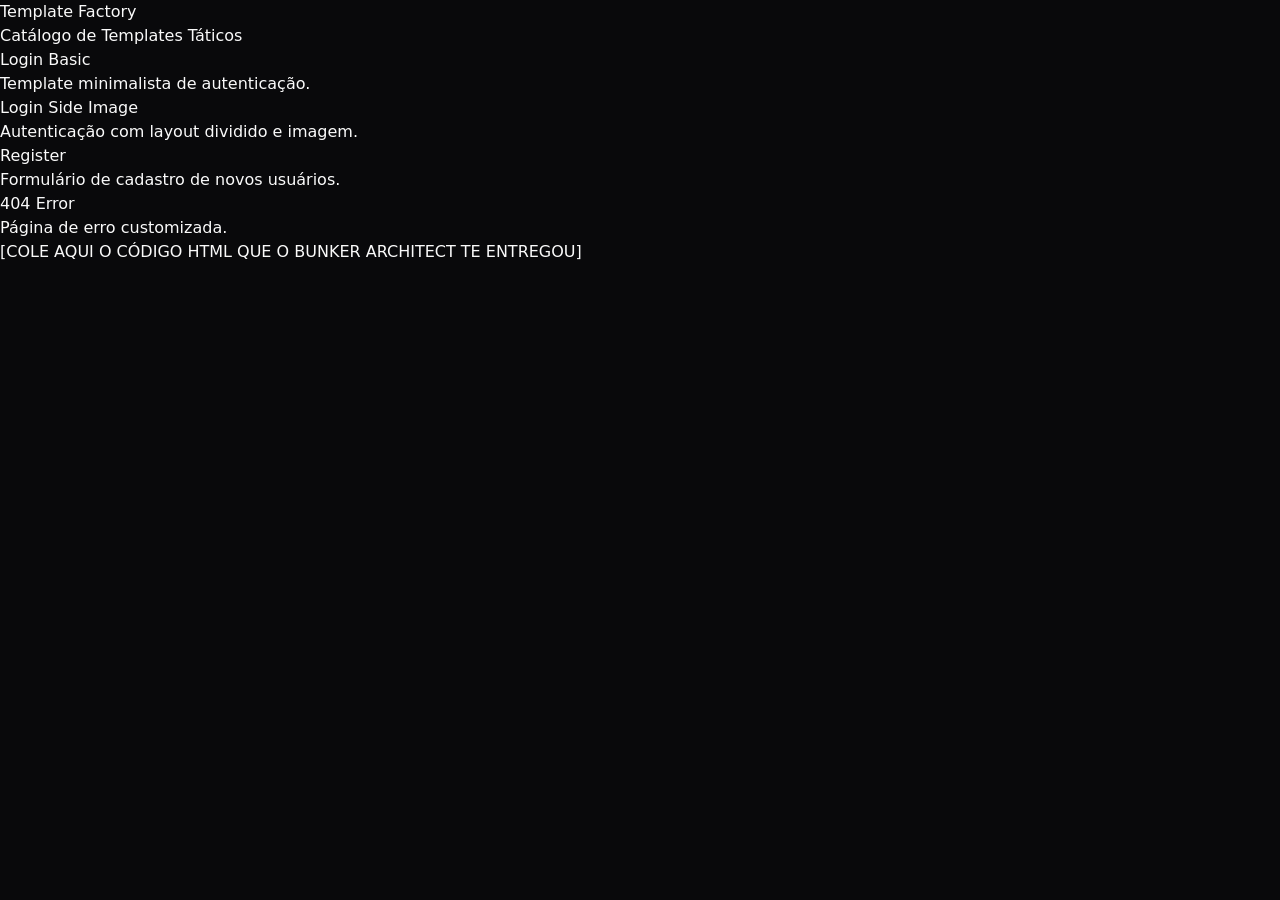
<file: index.html>
<!DOCTYPE html>
<html lang="pt-br">
<head>
    <meta charset="UTF-8">
    <meta name="viewport" content="width=device-width, initial-scale=1.0">
    <title>Template Factory | Catálogo</title>
    <link rel="stylesheet" href="base/css/tokens.css">
    <link rel="stylesheet" href="base/css/reset.css">
    <link rel="stylesheet" href="base/css/components.css">
    <link rel="stylesheet" href="base/css/catalog.css">
</head>
<body>
    <header class="catalog-header">
        <h1>Template Factory</h1>
        <p>Catálogo de Templates Táticos</p>
    </header>

    <main class="catalog-grid">
        <!-- CARD 1: LOGIN BASIC -->
        <a href="templates/login/login-basic/" class="catalog-card">
            <h3>Login Basic</h3>
            <p>Template minimalista de autenticação.</p>
        </a>

        <!-- CARD 2: LOGIN SIDE IMAGE -->
        <a href="templates/login/login-side-image/" class="catalog-card">
            <h3>Login Side Image</h3>
            <p>Autenticação com layout dividido e imagem.</p>
        </a>

        <!-- CARD 3: REGISTER -->
        <a href="templates/login/register/" class="catalog-card">
            <h3>Register</h3>
            <p>Formulário de cadastro de novos usuários.</p>
        </a>

        <!-- CARD 4: 404 -->
        <a href="templates/404/" class="catalog-card">
            <h3>404 Error</h3>
            <p>Página de erro customizada.</p>
        </a>

        <!-- ========================================= -->
        <!-- CARD 5: SAAS PRODUCT (NOVO PAYLOAD)       -->
        <!-- ========================================= -->
        [COLE AQUI O CÓDIGO HTML QUE O BUNKER ARCHITECT TE ENTREGOU]

    </main>

    <script src="base/js/utils.js" defer></script>
</body>
</html>
</file>
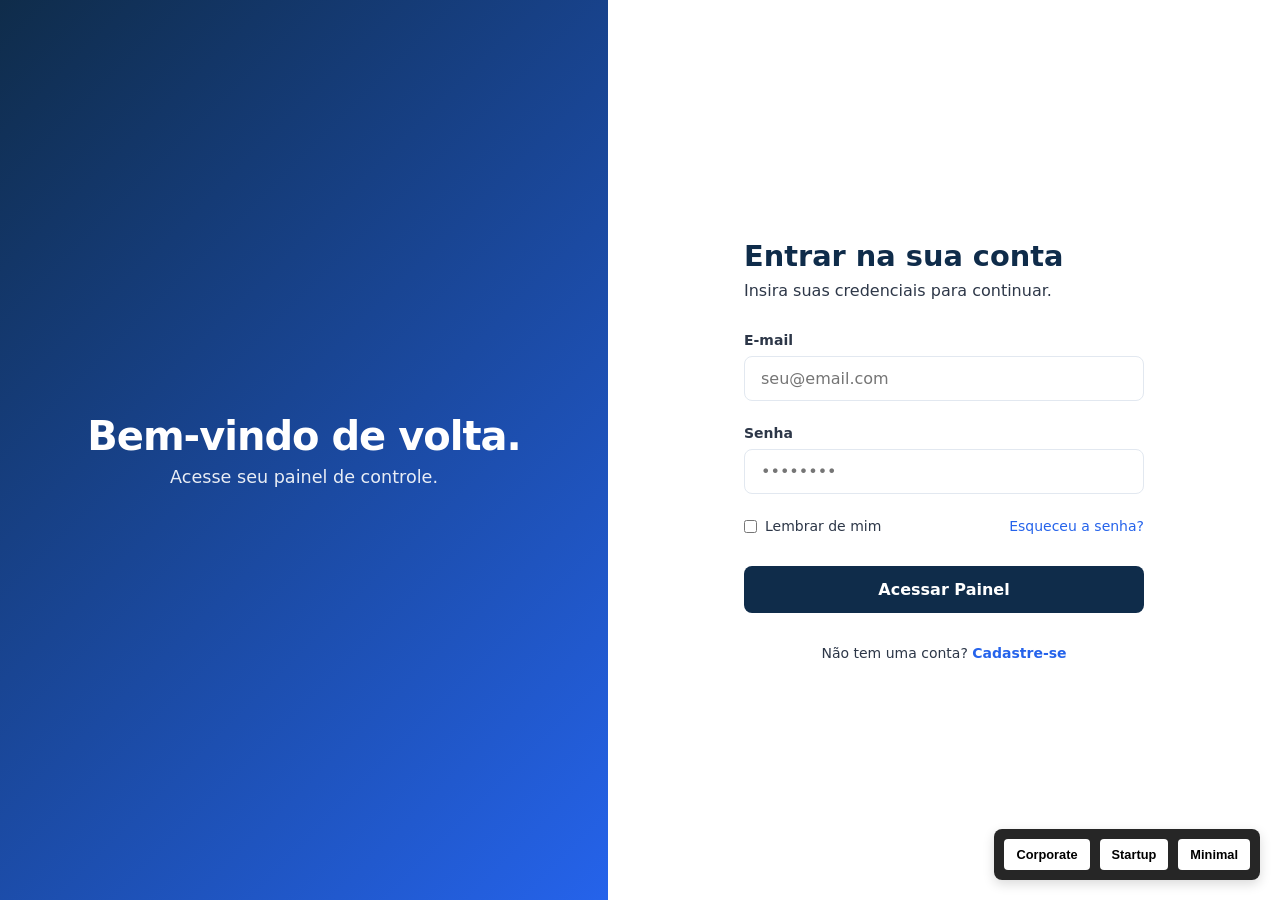
<file: auth-login-split/index.html>
<!DOCTYPE html>
<html lang="pt-BR">
<head>
    <meta charset="UTF-8">
    <meta name="viewport" content="width=device-width, initial-scale=1.0">
    <title>Login | Arsenal</title>
    <link rel="stylesheet" href="css/style.css">
</head>
<body class="theme-corporate">
    <main class="split-container">
        <section class="visual-panel" aria-label="Painel visual de destaque">
            <div class="visual-overlay">
                <h1 class="brand-text">Bem-vindo de volta.</h1>
                <p class="brand-sub">Acesse seu painel de controle.</p>
            </div>
        </section>
        <section class="form-panel">
            <div class="form-wrapper">
                <header class="form-header">
                    <h2>Entrar na sua conta</h2>
                    <p>Insira suas credenciais para continuar.</p>
                </header>
                <form id="loginForm" novalidate>
                    <div class="input-group">
                        <label for="email">E-mail</label>
                        <input type="email" id="email" name="email" placeholder="seu@email.com" required aria-required="true">
                    </div>
                    <div class="input-group">
                        <label for="password">Senha</label>
                        <input type="password" id="password" name="password" placeholder="••••••••" required aria-required="true">
                    </div>
                    <div class="form-options">
                        <label class="checkbox-wrapper">
                            <input type="checkbox" name="remember">
                            <span>Lembrar de mim</span>
                        </label>
                        <a href="#" class="forgot-link">Esqueceu a senha?</a>
                    </div>
                    <button type="submit" class="btn-primary">Acessar Painel</button>
                </form>
                <footer class="form-footer">
                    <p>Não tem uma conta? <a href="#">Cadastre-se</a></p>
                </footer>
            </div>
        </section>
    </main>
    <div class="theme-switcher" aria-label="Alternador de temas">
        <button data-theme="corporate">Corporate</button>
        <button data-theme="startup">Startup</button>
        <button data-theme="minimal">Minimal</button>
    </div>
    <script src="js/main.js"></script>
</body>
</html>
</file>
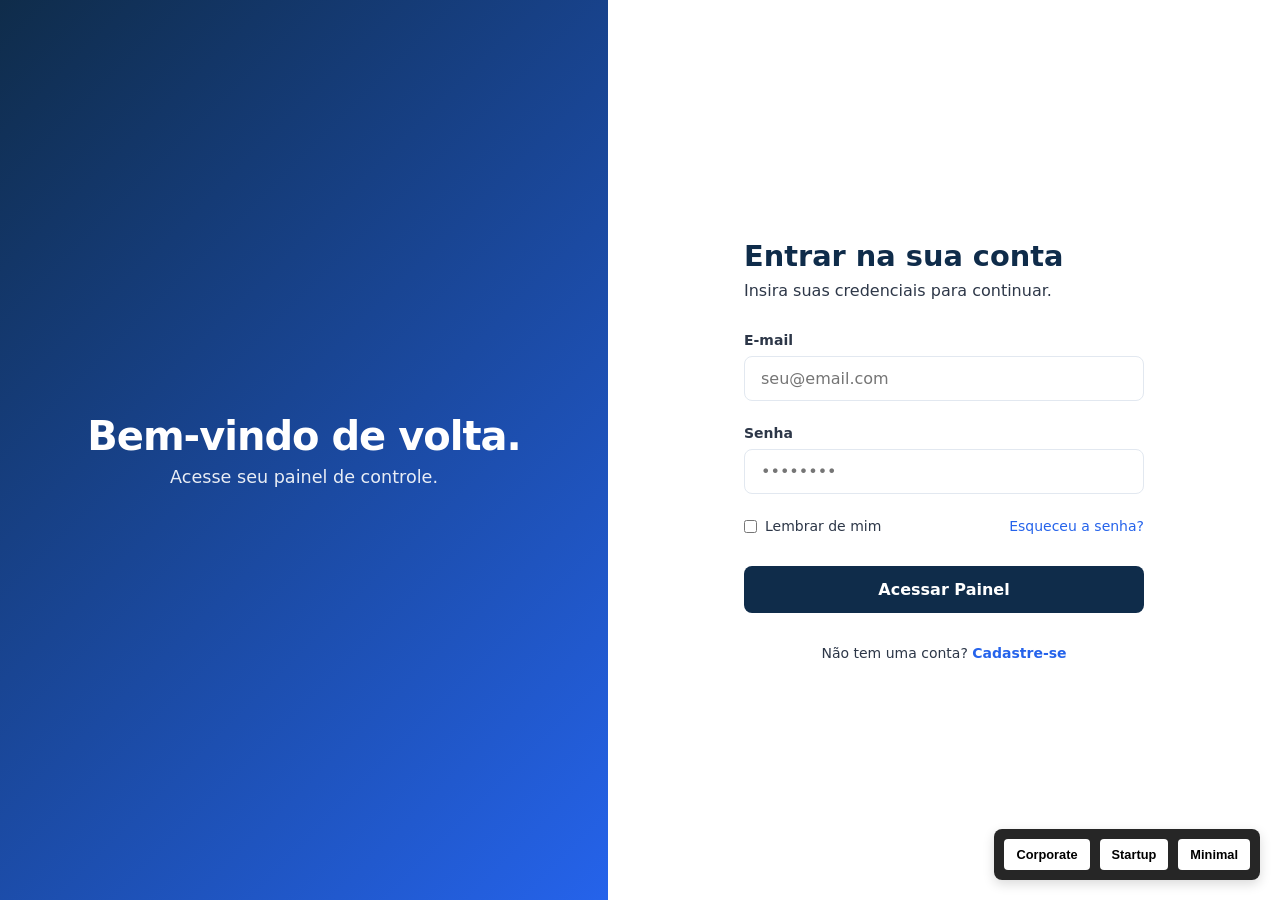
<file: auth/login-split/index.html>
<!DOCTYPE html>
<html lang="pt-BR">
<head>
<meta charset="UTF-8">
<meta name="viewport" content="width=device-width, initial-scale=1.0">
<title>Login | Arsenal</title>
<link rel="stylesheet" href="css/style.css">
</head>

<body class="theme-corporate">

<main class="split-container">

<section class="visual-panel" aria-label="Painel visual de destaque">
<div class="visual-overlay">
<h1 class="brand-text">Bem-vindo de volta.</h1>
<p class="brand-sub">Acesse seu painel de controle.</p>
</div>
</section>

<section class="form-panel">

<div class="form-wrapper">

<header class="form-header">
<h2>Entrar na sua conta</h2>
<p>Insira suas credenciais para continuar.</p>
</header>

<form id="loginForm" novalidate>

<div class="input-group">
<label for="email">E-mail</label>
<input
type="email"
id="email"
name="email"
placeholder="seu@email.com"
required
aria-required="true">
</div>

<div class="input-group">
<label for="password">Senha</label>
<input
type="password"
id="password"
name="password"
placeholder="••••••••"
required
aria-required="true">
</div>

<div class="form-options">

<label class="checkbox-wrapper">
<input type="checkbox" name="remember">
<span>Lembrar de mim</span>
</label>

<a href="#" class="forgot-link">
Esqueceu a senha?
</a>

</div>

<button type="submit" class="btn-primary">
Acessar Painel
</button>

</form>

<footer class="form-footer">
<p>
Não tem uma conta?
<a href="#">Cadastre-se</a>
</p>
</footer>

</div>

</section>

</main>

<div class="theme-switcher" aria-label="Alternador de temas">

<button data-theme="corporate">
Corporate
</button>

<button data-theme="startup">
Startup
</button>

<button data-theme="minimal">
Minimal
</button>

</div>

<script src="js/main.js"></script>

</body>
</html>
</file>
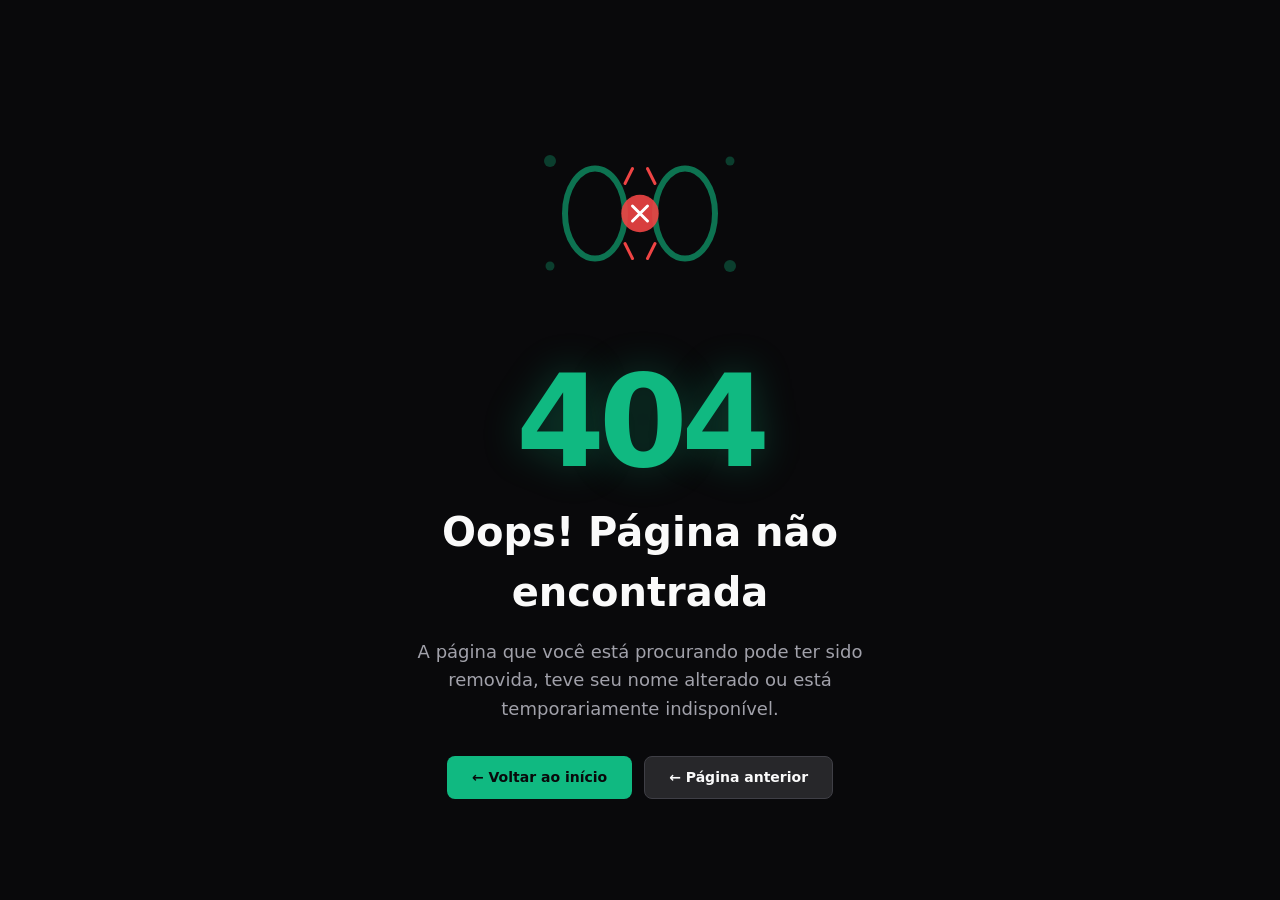
<file: templates/404/index.html>
<!DOCTYPE html>
<html lang="pt-BR">
<head>
    <meta charset="UTF-8">
    <meta name="viewport" content="width=device-width, initial-scale=1.0">
    <meta name="description" content="Página não encontrada - Erro 404">
    <title>404 - Página não encontrada | Template Factory</title>
    
    <!-- Core System -->
    <link rel="stylesheet" href="../../base/css/tokens.css">
    <link rel="stylesheet" href="../../base/css/reset.css">
    <link rel="stylesheet" href="../../base/css/components.css">
    
    <!-- Template Specific -->
    <link rel="stylesheet" href="css/style.css">
</head>
<body class="error-404-body">

    <main class="error-404-container" role="main">
        
        <div class="error-404-content">
            
            <!-- Illustration -->
            <div class="error-404-illustration" aria-hidden="true">
                <svg class="error-404-svg" viewBox="0 0 400 300" xmlns="http://www.w3.org/2000/svg">
                    <!-- Broken Link Icon -->
                    <g transform="translate(200, 150)">
                        <!-- Chain Link Left -->
                        <ellipse cx="-60" cy="0" rx="40" ry="60" fill="none" stroke="#10b981" stroke-width="8" opacity="0.6"/>
                        
                        <!-- Chain Link Right -->
                        <ellipse cx="60" cy="0" rx="40" ry="60" fill="none" stroke="#10b981" stroke-width="8" opacity="0.6"/>
                        
                        <!-- Break Lines -->
                        <line x1="-20" y1="-40" x2="-10" y2="-60" stroke="#ef4444" stroke-width="4" stroke-linecap="round"/>
                        <line x1="20" y1="-40" x2="10" y2="-60" stroke="#ef4444" stroke-width="4" stroke-linecap="round"/>
                        <line x1="-20" y1="40" x2="-10" y2="60" stroke="#ef4444" stroke-width="4" stroke-linecap="round"/>
                        <line x1="20" y1="40" x2="10" y2="60" stroke="#ef4444" stroke-width="4" stroke-linecap="round"/>
                        
                        <!-- X Mark -->
                        <circle cx="0" cy="0" r="25" fill="#ef4444" opacity="0.9"/>
                        <line x1="-10" y1="-10" x2="10" y2="10" stroke="white" stroke-width="4" stroke-linecap="round"/>
                        <line x1="10" y1="-10" x2="-10" y2="10" stroke="white" stroke-width="4" stroke-linecap="round"/>
                    </g>
                    
                    <!-- Decorative Elements -->
                    <circle cx="80" cy="80" r="8" fill="#10b981" opacity="0.3"/>
                    <circle cx="320" cy="80" r="6" fill="#10b981" opacity="0.3"/>
                    <circle cx="80" cy="220" r="6" fill="#10b981" opacity="0.3"/>
                    <circle cx="320" cy="220" r="8" fill="#10b981" opacity="0.3"/>
                </svg>
            </div>

            <!-- Error Code -->
            <div class="error-404-code">
                404
            </div>

            <!-- Message -->
            <h1 class="error-404-title">Oops! Página não encontrada</h1>
            <p class="error-404-message">
                A página que você está procurando pode ter sido removida, teve seu nome alterado ou está temporariamente indisponível.
            </p>

            <!-- Actions -->
            <div class="error-404-actions">
                <a href="/" class="btn btn--primary error-404-button">
                    ← Voltar ao início
                </a>
                <a href="javascript:history.back()" class="btn btn--secondary error-404-button">
                    ← Página anterior
                </a>
            </div>

        </div>

    </main>

</body>
</html>
</file>
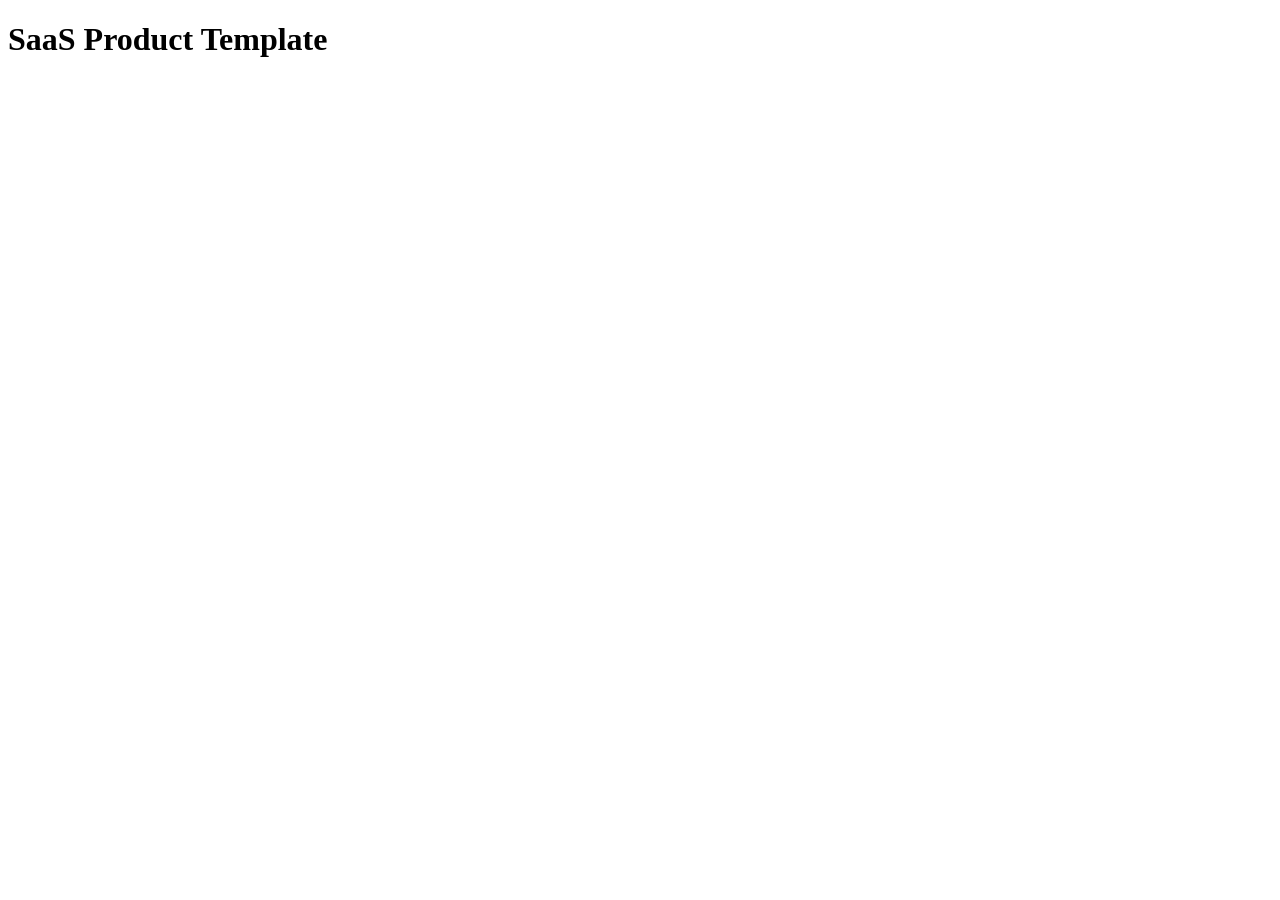
<file: templates/saas-product/index.html>
<!DOCTYPE html>
<html lang="pt-br">
<head>
    <meta charset="UTF-8">
    <meta name="viewport" content="width=device-width, initial-scale=1.0">
    <title>SaaS Product Landing Page</title>
    <link rel="stylesheet" href="css/variables.css">
    <link rel="stylesheet" href="css/base.css">
    <link rel="stylesheet" href="css/components.css">
    <link rel="stylesheet" href="css/sections.css">
</head>
<body>
    <!-- AWAITING PAYLOAD FROM BUNKER ARCHITECT -->
    <main>
        <h1>SaaS Product Template</h1>
    </main>
    <script src="js/main.js" defer></script>
</body>
</html>
</file>
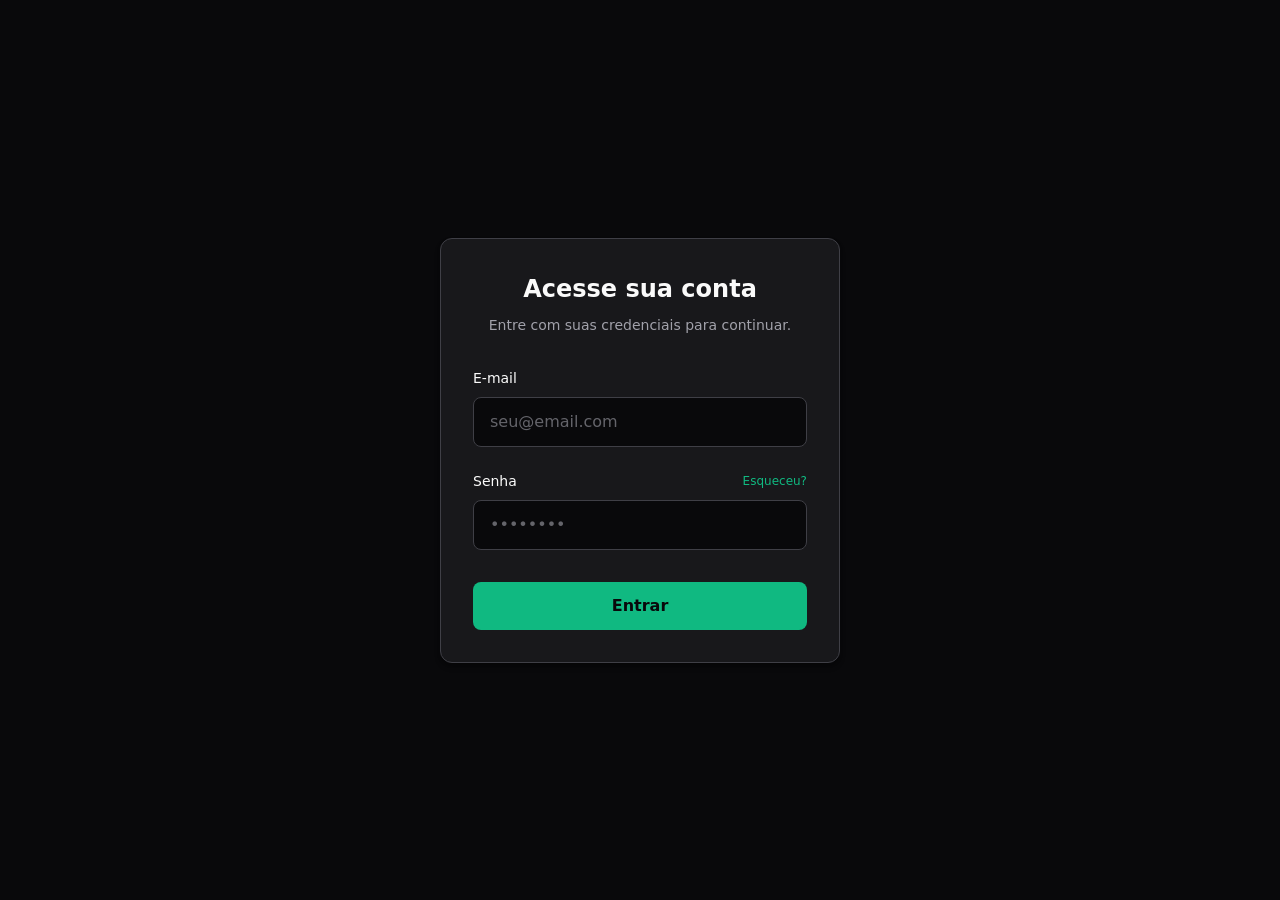
<file: templates/login/login-basic/index.html>
<!DOCTYPE html>
<html lang="pt-BR">
<head>
    <meta charset="UTF-8">
    <meta name="viewport" content="width=device-width, initial-scale=1.0">
    <title>Login | Template Factory</title>
    
    <!-- Core System -->
    <link rel="stylesheet" href="../../../base/css/tokens.css">
    <link rel="stylesheet" href="../../../base/css/reset.css">
    
    <!-- Template Specific -->
    <link rel="stylesheet" href="css/login.css">
</head>
<body>

    <main class="login-wrapper" role="main">
        <section class="login-card" aria-labelledby="login-title">
            
            <header class="login-header">
                <h1 id="login-title" class="login-title">Acesse sua conta</h1>
                <p class="login-subtitle">Entre com suas credenciais para continuar.</p>
            </header>

            <form class="login-form" id="loginForm" novalidate>
                <div class="form-field">
                    <label for="email" class="form-label">E-mail</label>
                    <input 
                        type="email" 
                        id="email" 
                        name="email" 
                        class="form-input" 
                        placeholder="seu@email.com"
                        autocomplete="email"
                        required
                    >
                </div>

                <div class="form-field">
                    <div class="form-label-wrapper">
                        <label for="password" class="form-label">Senha</label>
                        <a href="#" class="form-link">Esqueceu?</a>
                    </div>
                    <input 
                        type="password" 
                        id="password" 
                        name="password" 
                        class="form-input" 
                        placeholder="••••••••"
                        autocomplete="current-password"
                        required
                    >
                </div>

                <button type="submit" class="btn-primary">
                    Entrar
                </button>
            </form>

        </section>
    </main>

    <!-- Core JS -->
    <script src="../../../base/js/utils.js" defer></script>
</body>
</html>
</file>
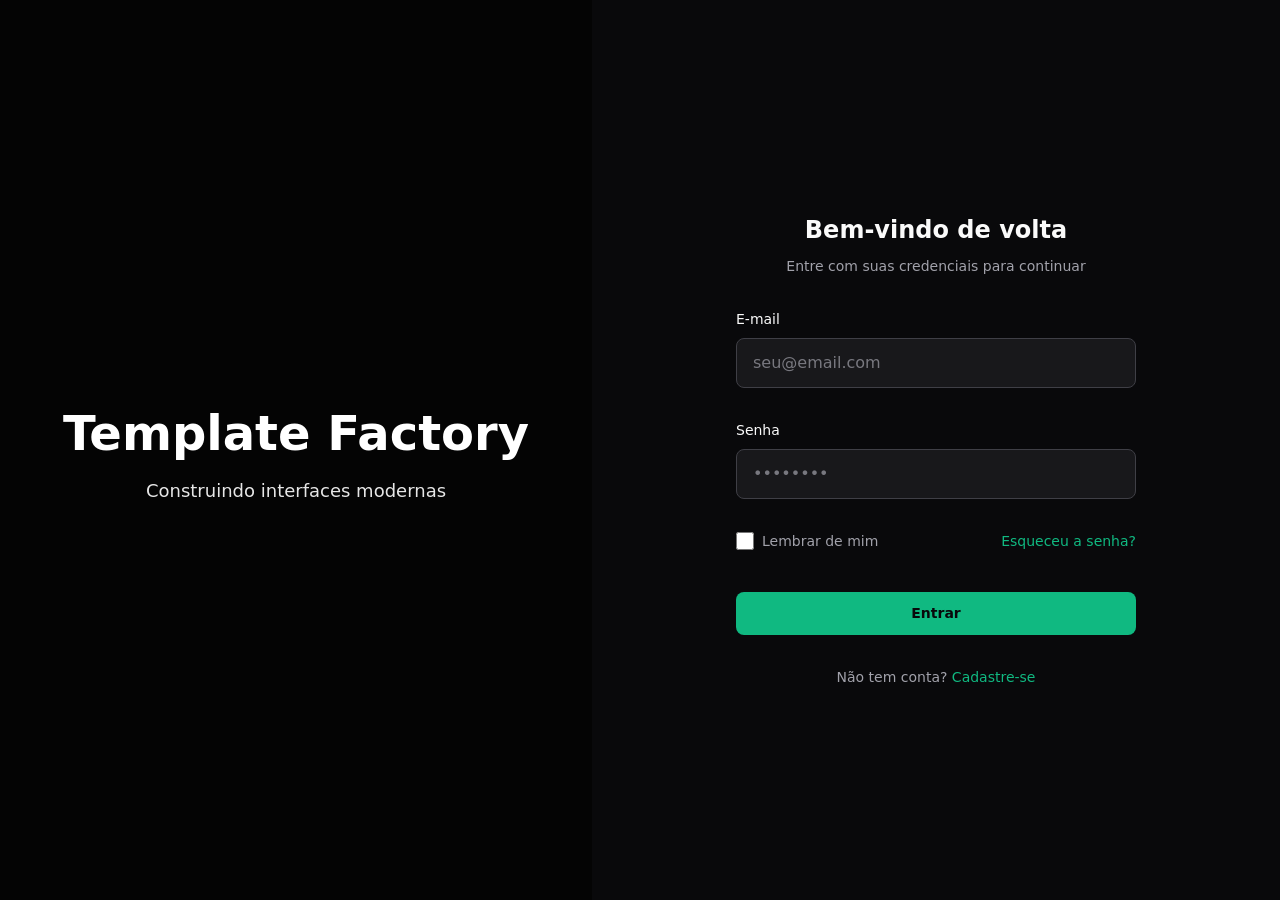
<file: templates/login/login-side-image/index.html>
<!DOCTYPE html>
<html lang="pt-BR">
<head>
    <meta charset="UTF-8">
    <meta name="viewport" content="width=device-width, initial-scale=1.0">
    <meta name="description" content="Login com imagem lateral - Template Factory">
    <title>Login | Template Factory</title>
    
    <!-- Core System -->
    <link rel="stylesheet" href="../../../base/css/tokens.css">
    <link rel="stylesheet" href="../../../base/css/reset.css">
    <link rel="stylesheet" href="../../../base/css/components.css">
    
    <!-- Template Specific -->
    <link rel="stylesheet" href="css/style.css">
</head>
<body class="login-side-body">

    <main class="login-side-container" role="main">
        
        <!-- Side Image Section -->
        <section class="login-side-image" aria-hidden="true">
            <div class="login-side-image__overlay"></div>
            <div class="login-side-image__content">
                <h1 class="login-side-image__title">Template Factory</h1>
                <p class="login-side-image__subtitle">Construindo interfaces modernas</p>
            </div>
        </section>

        <!-- Form Section -->
        <section class="login-side-form" aria-labelledby="login-title">
            <div class="login-side-form__wrapper">
                
                <header class="login-side-form__header">
                    <h2 id="login-title" class="login-side-form__title">Bem-vindo de volta</h2>
                    <p class="login-side-form__subtitle">Entre com suas credenciais para continuar</p>
                </header>

                <form class="login-side-form__form" id="loginForm" novalidate>
                    
                    <div class="form-group">
                        <label for="email" class="label">E-mail</label>
                        <input 
                            type="email" 
                            id="email" 
                            name="email" 
                            class="input" 
                            placeholder="seu@email.com"
                            autocomplete="email"
                            required
                        >
                    </div>

                    <div class="form-group">
                        <label for="password" class="label">Senha</label>
                        <input 
                            type="password" 
                            id="password" 
                            name="password" 
                            class="input" 
                            placeholder="••••••••"
                            autocomplete="current-password"
                            required
                        >
                    </div>

                    <div class="form-group form-group--checkbox">
                        <label class="checkbox-label">
                            <input type="checkbox" name="remember" class="checkbox-input">
                            <span class="checkbox-text">Lembrar de mim</span>
                        </label>
                        <a href="#" class="login-side-form__link">Esqueceu a senha?</a>
                    </div>

                    <button type="submit" class="btn btn--primary login-side-form__button">
                        Entrar
                    </button>

                </form>

                <footer class="login-side-form__footer">
                    <p class="login-side-form__text">
                        Não tem conta? <a href="#" class="login-side-form__link">Cadastre-se</a>
                    </p>
                </footer>

            </div>
        </section>

    </main>

</body>
</html>
</file>
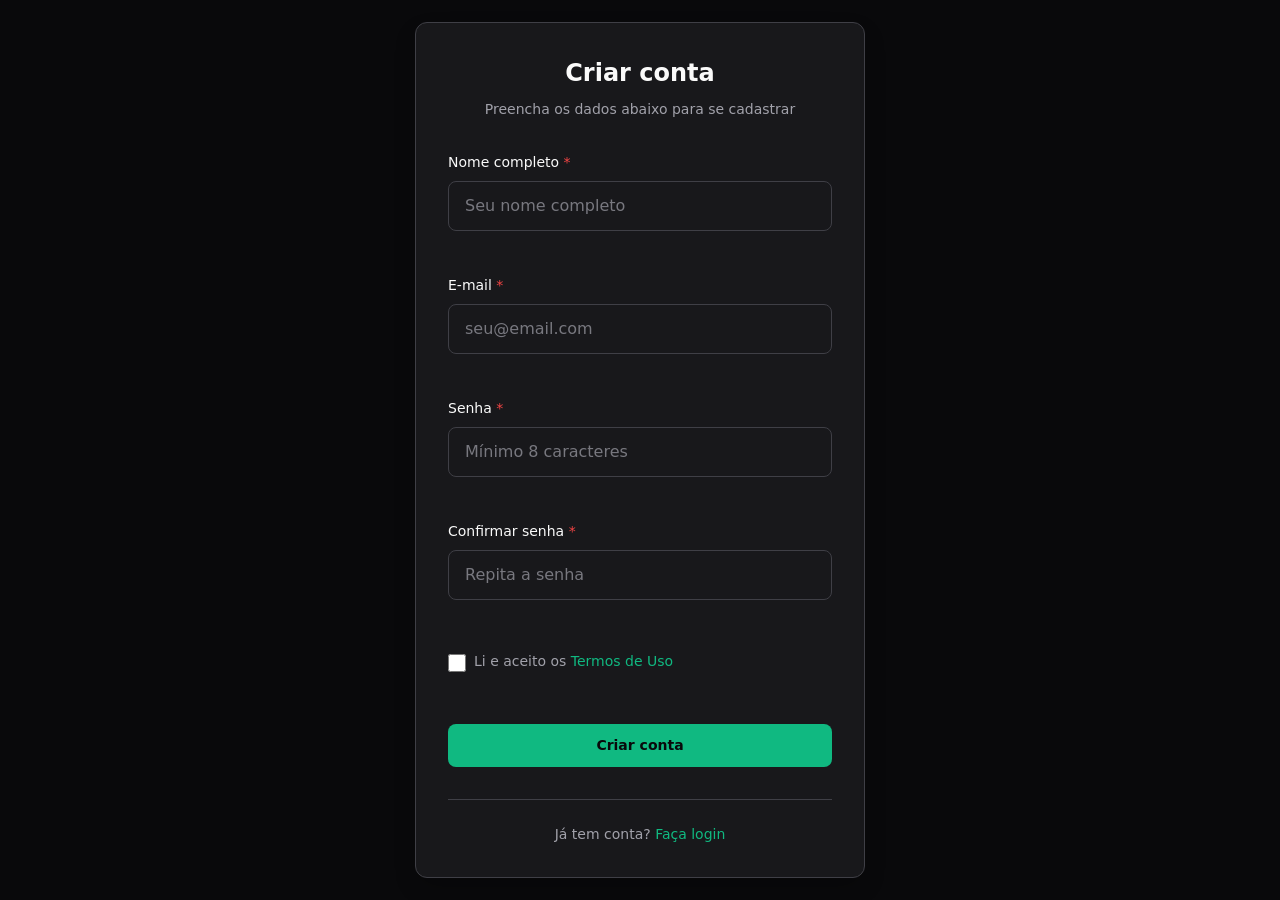
<file: templates/login/register/index.html>
<!DOCTYPE html>
<html lang="pt-BR">
<head>
    <meta charset="UTF-8">
    <meta name="viewport" content="width=device-width, initial-scale=1.0">
    <meta name="description" content="Cadastro - Template Factory">
    <title>Cadastro | Template Factory</title>
    
    <!-- Core System -->
    <link rel="stylesheet" href="../../../base/css/tokens.css">
    <link rel="stylesheet" href="../../../base/css/reset.css">
    <link rel="stylesheet" href="../../../base/css/components.css">
    
    <!-- Template Specific -->
    <link rel="stylesheet" href="css/style.css">
</head>
<body class="register-body">

    <main class="register-container" role="main">
        <section class="register-card" aria-labelledby="register-title">
            
            <header class="register-header">
                <h1 id="register-title" class="register-title">Criar conta</h1>
                <p class="register-subtitle">Preencha os dados abaixo para se cadastrar</p>
            </header>

            <form class="register-form" id="registerForm" novalidate>
                
                <div class="form-group">
                    <label for="name" class="label label--required">Nome completo</label>
                    <input 
                        type="text" 
                        id="name" 
                        name="name" 
                        class="input" 
                        placeholder="Seu nome completo"
                        autocomplete="name"
                        required
                    >
                    <span class="form-helper form-helper--error" aria-live="polite"></span>
                </div>

                <div class="form-group">
                    <label for="email" class="label label--required">E-mail</label>
                    <input 
                        type="email" 
                        id="email" 
                        name="email" 
                        class="input" 
                        placeholder="seu@email.com"
                        autocomplete="email"
                        required
                    >
                    <span class="form-helper form-helper--error" aria-live="polite"></span>
                </div>

                <div class="form-group">
                    <label for="password" class="label label--required">Senha</label>
                    <input 
                        type="password" 
                        id="password" 
                        name="password" 
                        class="input" 
                        placeholder="Mínimo 8 caracteres"
                        autocomplete="new-password"
                        required
                        minlength="8"
                    >
                    <span class="form-helper form-helper--error" aria-live="polite"></span>
                </div>

                <div class="form-group">
                    <label for="confirmPassword" class="label label--required">Confirmar senha</label>
                    <input 
                        type="password" 
                        id="confirmPassword" 
                        name="confirmPassword" 
                        class="input" 
                        placeholder="Repita a senha"
                        autocomplete="new-password"
                        required
                    >
                    <span class="form-helper form-helper--error" aria-live="polite"></span>
                </div>

                <div class="form-group form-group--terms">
                    <label class="checkbox-label">
                        <input type="checkbox" name="terms" class="checkbox-input" required>
                        <span class="checkbox-text">
                            Li e aceito os <a href="#" class="register-link">Termos de Uso</a>
                        </span>
                    </label>
                </div>

                <button type="submit" class="btn btn--primary register-button">
                    Criar conta
                </button>

            </form>

            <footer class="register-footer">
                <p class="register-footer__text">
                    Já tem conta? <a href="#" class="register-link">Faça login</a>
                </p>
            </footer>

        </section>
    </main>

</body>
</html>
</file>
<file: base/css/tokens.css>
:root {
  /* 🎨 Dark Mode Palette */
  --color-bg-base: #09090b;
  --color-bg-surface: #18181b;
  --color-bg-elevated: #27272a;
  
  --color-text-primary: #fafafa;
  --color-text-secondary: #a1a1aa;
  --color-text-inverse: #09090b;
  
  --color-border: #3f3f46;
  --color-accent: #10b981;
  --color-accent-hover: #059669;
  --color-error: #ef4444;

  /* 🔤 Typography */
  --font-sans: system-ui, -apple-system, BlinkMacSystemFont, 'Segoe UI', Roboto, sans-serif;
  --font-mono: ui-monospace, SFMono-Regular, Menlo, Monaco, Consolas, monospace;

  --fs-xs: 0.75rem;
  --fs-sm: 0.875rem;
  --fs-base: 1rem;
  --fs-lg: 1.125rem;
  --fs-xl: 1.25rem;
  --fs-2xl: 1.5rem;

  /* 📏 Spacing Scale */
  --space-1: 0.25rem;
  --space-2: 0.5rem;
  --space-3: 0.75rem;
  --space-4: 1rem;
  --space-6: 1.5rem;
  --space-8: 2rem;
  --space-12: 3rem;

  /* ⭕ Radius */
  --radius-sm: 0.25rem;
  --radius-md: 0.5rem;
  --radius-lg: 0.75rem;
}
</file>
<file: base/css/components.css>
/* =========================================
   🧩 COMPONENTS.CSS - CORE UI SYSTEM
   Nomenclatura: BEM (Block Element Modifier)
   ========================================= */

/* =========================================
   🔘 BOTÕES (.btn)
   ========================================= */
.btn {
  display: inline-flex;
  align-items: center;
  justify-content: center;
  gap: var(--space-2);
  padding: var(--space-3) var(--space-6);
  font-size: var(--fs-sm);
  font-weight: 600;
  line-height: 1.25;
  border-radius: var(--radius-md);
  border: 1px solid transparent;
  cursor: pointer;
  transition: all 0.2s ease-in-out;
  -webkit-tap-highlight-color: transparent;
  text-decoration: none;
  user-select: none;
}

.btn:focus-visible {
  outline: 2px solid var(--color-accent);
  outline-offset: 2px;
}

.btn:disabled {
  opacity: 0.5;
  cursor: not-allowed;
  pointer-events: none;
}

/* Modifiers */
.btn--primary {
  background-color: var(--color-accent);
  color: var(--color-text-inverse);
}

.btn--primary:hover {
  background-color: var(--color-accent-hover);
}

.btn--primary:active {
  transform: scale(0.98);
}

.btn--secondary {
  background-color: var(--color-bg-elevated);
  color: var(--color-text-primary);
  border-color: var(--color-border);
}

.btn--secondary:hover {
  background-color: var(--color-border);
}

.btn--outline {
  background-color: transparent;
  color: var(--color-accent);
  border-color: var(--color-accent);
}

.btn--outline:hover {
  background-color: rgba(16, 185, 129, 0.1);
}

/* =========================================
   📝 FORMULÁRIOS (.form, .input, .label)
   ========================================= */
.form-group {
  display: flex;
  flex-direction: column;
  gap: var(--space-2);
  margin-bottom: var(--space-4);
}

.label {
  font-size: var(--fs-sm);
  font-weight: 500;
  color: var(--color-text-primary);
}

.label--required::after {
  content: " *";
  color: var(--color-error);
}

.input {
  width: 100%;
  padding: var(--space-3) var(--space-4);
  font-size: var(--fs-base);
  color: var(--color-text-primary);
  background-color: var(--color-bg-surface);
  border: 1px solid var(--color-border);
  border-radius: var(--radius-md);
  transition: border-color 0.2s ease, box-shadow 0.2s ease;
}

.input::placeholder {
  color: var(--color-text-secondary);
  opacity: 0.7;
}

.input:hover {
  border-color: var(--color-text-secondary);
}

.input:focus {
  outline: none;
  border-color: var(--color-accent);
  box-shadow: 0 0 0 3px rgba(16, 185, 129, 0.2);
}

.input--error {
  border-color: var(--color-error);
}

.input--error:focus {
  box-shadow: 0 0 0 3px rgba(239, 68, 68, 0.2);
}

.form-helper {
  font-size: var(--fs-xs);
  color: var(--color-text-secondary);
}

.form-helper--error {
  color: var(--color-error);
}

/* =========================================
   📦 CARDS (.card)
   ========================================= */
.card {
  background-color: var(--color-bg-surface);
  border: 1px solid var(--color-border);
  border-radius: var(--radius-lg);
  overflow: hidden;
  display: flex;
  flex-direction: column;
}

.card__header {
  padding: var(--space-4) var(--space-6);
  border-bottom: 1px solid var(--color-border);
  display: flex;
  align-items: center;
  justify-content: space-between;
}

.card__title {
  font-size: var(--fs-lg);
  font-weight: 600;
  color: var(--color-text-primary);
  margin: 0;
}

.card__body {
  padding: var(--space-6);
  flex: 1;
  color: var(--color-text-secondary);
  font-size: var(--fs-sm);
  line-height: 1.6;
}

.card__footer {
  padding: var(--space-4) var(--space-6);
  border-top: 1px solid var(--color-border);
  background-color: var(--color-bg-elevated);
  display: flex;
  justify-content: flex-end;
  gap: var(--space-3);
}

/* =========================================
   🏷️ BADGES (.badge)
   ========================================= */
.badge {
  display: inline-flex;
  align-items: center;
  padding: var(--space-1) var(--space-2);
  font-size: var(--fs-xs);
  font-weight: 600;
  line-height: 1;
  border-radius: var(--radius-sm);
  text-transform: uppercase;
  letter-spacing: 0.05em;
}

.badge--success {
  background-color: rgba(16, 185, 129, 0.15);
  color: #34d399;
}

.badge--warning {
  background-color: rgba(245, 158, 11, 0.15);
  color: #fbbf24;
}

.badge--error {
  background-color: rgba(239, 68, 68, 0.15);
  color: #f87171;
}

.badge--info {
  background-color: rgba(59, 130, 246, 0.15);
  color: #60a5fa;
}

/* =========================================
   ⚠️ ALERTAS (.alert)
   ========================================= */
.alert {
  padding: var(--space-4);
  border-radius: var(--radius-md);
  border-left: 4px solid transparent;
  font-size: var(--fs-sm);
  line-height: 1.5;
  margin-bottom: var(--space-4);
  display: flex;
  gap: var(--space-3);
}

.alert__icon {
  flex-shrink: 0;
  font-size: var(--fs-lg);
}

.alert__content {
  flex: 1;
}

.alert__title {
  font-weight: 600;
  margin-bottom: var(--space-1);
  color: var(--color-text-primary);
}

.alert--info {
  background-color: rgba(59, 130, 246, 0.1);
  border-left-color: #3b82f6;
  color: #93c5fd;
}

.alert--success {
  background-color: rgba(16, 185, 129, 0.1);
  border-left-color: #10b981;
  color: #6ee7b7;
}

.alert--warning {
  background-color: rgba(245, 158, 11, 0.1);
  border-left-color: #f59e0b;
  color: #fcd34d;
}

.alert--error {
  background-color: rgba(239, 68, 68, 0.1);
  border-left-color: #ef4444;
  color: #fca5a5;
}
</file>
<file: base/css/catalog.css>
/* =========================================
   CATALOG.CSS - Vitrine Template Factory
   Arquitetura: Mobile-First + BEM
   ========================================= */

.catalog {
  padding: var(--spacing-md);
}

.catalog__grid {
  display: grid;
  gap: var(--spacing-md);
  grid-template-columns: 1fr; /* FORÇA 1 COLUNA NO MOBILE */
  margin-top: var(--spacing-lg);
}

@media (min-width: 768px) {
  .catalog__grid {
    grid-template-columns: repeat(2, 1fr); /* 2 COLUNAS NO TABLET/DESKTOP */
    gap: var(--spacing-lg);
  }
}

.catalog__preview {
  min-height: var(--spacing-xl, 12.5rem);
  background-color: var(--color-bg-tertiary, #121212);
  background-image: 
    linear-gradient(135deg, rgba(255, 255, 255, 0.03) 0%, rgba(0, 0, 0, 0.2) 100%),
    repeating-linear-gradient(45deg, transparent, transparent var(--spacing-md, 1rem), rgba(255, 255, 255, 0.02) var(--spacing-md, 1rem), rgba(255, 255, 255, 0.02) var(--spacing-lg, 2rem));
  display: flex;
  align-items: center;
  justify-content: center;
  color: var(--color-text-muted, #999);
  font-family: var(--font-family-mono, monospace);
  font-size: var(--font-size-sm, 0.875rem);
  font-weight: 600;
  letter-spacing: var(--tracking-wider, 0.05em);
  border-bottom: var(--border-width-thin, 1px) solid var(--color-border, #222);
  border-radius: var(--radius-md);
  overflow: hidden;
  position: relative;
  text-transform: uppercase;
}

.catalog__preview--flush {
  margin-top: calc(var(--spacing-md) * -1);
  margin-bottom: var(--spacing-md);
  border-radius: var(--radius-md) var(--radius-md) 0 0;
}
</file>
<file: auth-login-split/css/style.css>
* { margin: 0; padding: 0; box-sizing: border-box; }
body { font-family: var(--font-family); background-color: var(--color-bg); color: var(--color-text); transition: all 0.3s ease; }
:root, .theme-corporate {
    --color-primary: #0F2C4A;
    --color-bg: #F4F6F8;
    --color-text: #2D3748;
    --color-panel: #FFFFFF;
    --color-accent: #2563EB;
    --font-family: 'Inter', system-ui, sans-serif;
    --radius: 8px;
}
.theme-startup {
    --color-primary: #6C63FF;
    --color-bg: #FFFFFF;
    --color-text: #1A202C;
    --color-panel: #F7FAFC;
    --color-accent: #FF6584;
    --font-family: 'Poppins', system-ui, sans-serif;
    --radius: 16px;
}
.theme-minimal {
    --color-primary: #111111;
    --color-bg: #FAFAFA;
    --color-text: #4A5568;
    --color-panel: #FFFFFF;
    --color-accent: #000000;
    --font-family: 'Helvetica Neue', Helvetica, Arial, sans-serif;
    --radius: 0px;
}
.split-container { display: flex; min-height: 100vh; }
.visual-panel { 
    flex: 1; 
    background: linear-gradient(135deg, var(--color-primary), var(--color-accent)); 
    display: flex; align-items: center; justify-content: center; 
    position: relative; overflow: hidden; 
}
.visual-overlay { color: #fff; text-align: center; z-index: 2; padding: 2rem; }
.brand-text { font-size: 2.5rem; font-weight: 700; letter-spacing: -1px; margin-bottom: 0.5rem; }
.brand-sub { font-size: 1.1rem; opacity: 0.9; }
.form-panel { 
    flex: 1; display: flex; align-items: center; justify-content: center; 
    background-color: var(--color-panel); padding: 2rem; 
}
.form-wrapper { width: 100%; max-width: 400px; }
.form-header { margin-bottom: 2rem; }
.form-header h2 { color: var(--color-primary); font-size: 1.8rem; margin-bottom: 0.5rem; }
.input-group { margin-bottom: 1.5rem; }
.input-group label { display: block; font-size: 0.875rem; font-weight: 600; margin-bottom: 0.5rem; color: var(--color-text); }
.input-group input { 
    width: 100%; padding: 0.75rem 1rem; 
    border: 1px solid #E2E8F0; border-radius: var(--radius); 
    font-size: 1rem; font-family: inherit; transition: border 0.2s; 
}
.input-group input:focus { outline: none; border-color: var(--color-accent); }
.form-options { display: flex; justify-content: space-between; align-items: center; margin-bottom: 2rem; font-size: 0.875rem; }
.checkbox-wrapper { display: flex; align-items: center; gap: 0.5rem; cursor: pointer; }
.forgot-link { color: var(--color-accent); text-decoration: none; font-weight: 500; }
.btn-primary { 
    width: 100%; padding: 0.875rem; 
    background-color: var(--color-primary); color: #fff; 
    border: none; border-radius: var(--radius); 
    font-size: 1rem; font-weight: 600; cursor: pointer; 
    transition: opacity 0.2s, transform 0.1s;
    font-family: inherit;
}
.btn-primary:hover { opacity: 0.9; }
.btn-primary:active { transform: scale(0.98); }
.form-footer { text-align: center; margin-top: 2rem; font-size: 0.875rem; }
.form-footer a { color: var(--color-accent); font-weight: 600; text-decoration: none; }
.theme-switcher { 
    position: fixed; bottom: 20px; right: 20px; 
    display: flex; gap: 10px; 
    background: rgba(0,0,0,0.85); padding: 10px; 
    border-radius: var(--radius); box-shadow: 0 4px 12px rgba(0,0,0,0.15);
}
.theme-switcher button { 
    padding: 8px 12px; border: none; 
    border-radius: 4px; background: #fff; 
    cursor: pointer; font-weight: 600; font-size: 0.8rem; 
}
.theme-switcher button:hover { background: #e2e8f0; }
@media (max-width: 768px) {
    .split-container { flex-direction: column; }
    .visual-panel { min-height: 200px; flex: none; }
    .visual-panel .brand-text { font-size: 1.5rem; }
    .theme-switcher { bottom: 10px; right: 10px; padding: 6px; gap: 6px; }
    .theme-switcher button { font-size: 0.7rem; padding: 6px 8px; }
}
</file>
<file: auth/login-split/css/style.css>
/* RESET & BASE */

* {
    margin: 0;
    padding: 0;
    box-sizing: border-box;
}

body {
    font-family: var(--font-family);
    background-color: var(--color-bg);
    color: var(--color-text);
    transition: all 0.3s ease;
}

/* VARIABLES - CORPORATE */

:root,
.theme-corporate {

--color-primary: #0F2C4A;
--color-bg: #F4F6F8;
--color-text: #2D3748;
--color-panel: #FFFFFF;
--color-accent: #2563EB;

--font-family: 'Inter', system-ui, sans-serif;
--radius: 8px;

}

/* VARIABLES - STARTUP */

.theme-startup {

--color-primary: #6C63FF;
--color-bg: #FFFFFF;
--color-text: #1A202C;
--color-panel: #F7FAFC;
--color-accent: #FF6584;

--font-family: 'Poppins', system-ui, sans-serif;
--radius: 16px;

}

/* VARIABLES - MINIMAL */

.theme-minimal {

--color-primary: #111111;
--color-bg: #FAFAFA;
--color-text: #4A5568;
--color-panel: #FFFFFF;
--color-accent: #000000;

--font-family: 'Helvetica Neue', Helvetica, Arial, sans-serif;
--radius: 0px;

}

/* LAYOUT */

.split-container {
    display: flex;
    min-height: 100vh;
}

.visual-panel {

    flex: 1;

    background: linear-gradient(
        135deg,
        var(--color-primary),
        var(--color-accent)
    );

    display: flex;
    align-items: center;
    justify-content: center;

    position: relative;
    overflow: hidden;

}

.visual-overlay {
    color: #fff;
    text-align: center;
    z-index: 2;
    padding: 2rem;
}

.brand-text {
    font-size: 2.5rem;
    font-weight: 700;
    letter-spacing: -1px;
    margin-bottom: .5rem;
}

.brand-sub {
    font-size: 1.1rem;
    opacity: .9;
}

.form-panel {

    flex: 1;

    display: flex;
    align-items: center;
    justify-content: center;

    background-color: var(--color-panel);
    padding: 2rem;

}

.form-wrapper {
    width: 100%;
    max-width: 400px;
}

/* FORM ELEMENTS */

.form-header {
    margin-bottom: 2rem;
}

.form-header h2 {
    color: var(--color-primary);
    font-size: 1.8rem;
    margin-bottom: .5rem;
}

.input-group {
    margin-bottom: 1.5rem;
}

.input-group label {

    display: block;

    font-size: .875rem;
    font-weight: 600;

    margin-bottom: .5rem;

    color: var(--color-text);

}

.input-group input {

    width: 100%;
    padding: .75rem 1rem;

    border: 1px solid #E2E8F0;
    border-radius: var(--radius);

    font-size: 1rem;
    font-family: inherit;

    transition: border .2s;

}

.input-group input:focus {
    outline: none;
    border-color: var(--color-accent);
}

.form-options {

    display: flex;
    justify-content: space-between;
    align-items: center;

    margin-bottom: 2rem;

    font-size: .875rem;

}

.checkbox-wrapper {

    display: flex;
    align-items: center;
    gap: .5rem;

    cursor: pointer;

}

.forgot-link {

    color: var(--color-accent);
    text-decoration: none;
    font-weight: 500;

}

.btn-primary {

    width: 100%;
    padding: .875rem;

    background-color: var(--color-primary);
    color: #fff;

    border: none;
    border-radius: var(--radius);

    font-size: 1rem;
    font-weight: 600;

    cursor: pointer;

    transition: opacity .2s, transform .1s;

    font-family: inherit;

}

.btn-primary:hover {
    opacity: .9;
}

.btn-primary:active {
    transform: scale(.98);
}

.form-footer {

    text-align: center;
    margin-top: 2rem;

    font-size: .875rem;

}

.form-footer a {

    color: var(--color-accent);
    font-weight: 600;
    text-decoration: none;

}

/* THEME SWITCHER */

.theme-switcher {

    position: fixed;

    bottom: 20px;
    right: 20px;

    display: flex;
    gap: 10px;

    background: rgba(0,0,0,.85);

    padding: 10px;

    border-radius: var(--radius);

    box-shadow: 0 4px 12px rgba(0,0,0,.15);

}

.theme-switcher button {

    padding: 8px 12px;

    border: none;
    border-radius: 4px;

    background: #fff;

    cursor: pointer;

    font-weight: 600;
    font-size: .8rem;

}

.theme-switcher button:hover {
    background: #e2e8f0;
}

/* RESPONSIVE */

@media (max-width:768px){

.split-container{
flex-direction:column;
}

.visual-panel{
min-height:200px;
flex:none;
}

.visual-panel .brand-text{
font-size:1.5rem;
}

.theme-switcher{
bottom:10px;
right:10px;
padding:6px;
gap:6px;
}

.theme-switcher button{
font-size:.7rem;
padding:6px 8px;
}

}
</file>
<file: templates/404/css/style.css>
/* =========================================
   ❌ 404 ERROR PAGE
   ========================================= */

.error-404-body {
  background-color: var(--color-bg-base);
  color: var(--color-text-primary);
  font-family: var(--font-sans);
  min-height: 100dvh;
}

.error-404-container {
  min-height: 100dvh;
  display: flex;
  align-items: center;
  justify-content: center;
  padding: var(--space-6);
}

.error-404-content {
  max-width: 600px;
  text-align: center;
}

/* Illustration */
.error-404-illustration {
  margin-bottom: var(--space-8);
  animation: float 3s ease-in-out infinite;
}

.error-404-svg {
  width: 100%;
  max-width: 300px;
  height: auto;
  margin: 0 auto;
}

@keyframes float {
  0%, 100% {
    transform: translateY(0);
  }
  50% {
    transform: translateY(-10px);
  }
}

/* Error Code */
.error-404-code {
  font-size: clamp(4rem, 15vw, 8rem);
  font-weight: 900;
  color: var(--color-accent);
  line-height: 1;
  margin-bottom: var(--space-4);
  letter-spacing: -0.05em;
  text-shadow: 0 0 40px rgba(16, 185, 129, 0.3);
}

/* Message */
.error-404-title {
  font-size: var(--fs-2xl);
  font-weight: 700;
  color: var(--color-text-primary);
  margin-bottom: var(--space-4);
}

.error-404-message {
  font-size: var(--fs-base);
  color: var(--color-text-secondary);
  line-height: 1.6;
  margin-bottom: var(--space-8);
  max-width: 500px;
  margin-left: auto;
  margin-right: auto;
}

/* Actions */
.error-404-actions {
  display: flex;
  flex-direction: column;
  gap: var(--space-3);
  align-items: center;
}

.error-404-button {
  width: 100%;
  max-width: 280px;
}

/* Tablet and Desktop */
@media (min-width: 768px) {
  .error-404-actions {
    flex-direction: row;
    justify-content: center;
  }

  .error-404-button {
    width: auto;
  }

  .error-404-title {
    font-size: 2.5rem;
  }

  .error-404-message {
    font-size: var(--fs-lg);
  }
}

/* Reduced Motion */
@media (prefers-reduced-motion: reduce) {
  .error-404-illustration {
    animation: none;
  }
}
</file>
<file: templates/saas-product/css/variables.css>
/* =========================================
   VARIABLES - AWAITING PAYLOAD
   ========================================= */
:root {
    /* Design Tokens to be injected */
}
</file>
<file: templates/saas-product/css/base.css>
/* =========================================
   BASE - AWAITING PAYLOAD
   ========================================= */
/* Reset and typography to be injected */
</file>
<file: templates/saas-product/css/components.css>
/* =========================================
   COMPONENTS - AWAITING PAYLOAD
   ========================================= */
/* Reusable components to be injected */
</file>
<file: templates/saas-product/css/sections.css>
/* =========================================
   SECTIONS - HEADER / NAV / HAMBURGER
   ========================================= */

.hamburger {
    display: none;
    background: transparent;
    border: none;
    cursor: pointer;
    padding: 0;
    min-height: 44px;
    min-width: 44px;
    display: flex;
    align-items: center;
    justify-content: center;
}

.hamburger__box {
    position: relative;
    width: 24px;
    height: 18px;
}

.hamburger__line {
    position: absolute;
    left: 0;
    width: 100%;
    height: 2px;
    background-color: var(--color-text);
    border-radius: var(--radius-sm);
    transition: transform 0.3s ease, opacity 0.3s ease;
}

.hamburger__line:nth-child(1) { top: 0; }
.hamburger__line:nth-child(2) { top: 8px; }
.hamburger__line:nth-child(3) { top: 16px; }

.hamburger[aria-expanded="true"] .hamburger__line:nth-child(1) {
    transform: translateY(8px) rotate(45deg);
}

.hamburger[aria-expanded="true"] .hamburger__line:nth-child(2) {
    opacity: 0;
}

.hamburger[aria-expanded="true"] .hamburger__line:nth-child(3) {
    transform: translateY(-8px) rotate(-45deg);
}

@media (max-width: 767px) {
    .hamburger {
        display: flex;
    }
}

/* =========================================
   SECTIONS - FAQ
   ========================================= */

.faq {
    padding: var(--spacing-xxl) var(--spacing-lg);
    background-color: var(--color-surface-alt);
}

.faq__title {
    text-align: center;
    font-size: var(--font-size-h2);
    color: var(--color-text);
    margin-bottom: var(--spacing-xl);
}

.faq__list {
    max-width: 800px;
    margin: 0 auto;
    display: flex;
    flex-direction: column;
    gap: var(--spacing-md);
    list-style: none;
    padding: 0;
}

.faq__item {
    background-color: var(--color-surface);
    border: 1px solid var(--color-border);
    border-radius: var(--radius-md);
    overflow: hidden;
    transition: border-color 0.3s ease;
}

.faq__item:focus-within {
    border-color: var(--color-primary);
}

.faq__question {
    width: 100%;
    background: transparent;
    border: none;
    padding: var(--spacing-lg);
    text-align: left;
    font-size: var(--font-size-md);
    font-weight: 600;
    color: var(--color-text);
    cursor: pointer;
    display: flex;
    justify-content: space-between;
    align-items: center;
    gap: var(--spacing-md);
    min-height: 44px;
    font-family: inherit;
}

.faq__question:hover {
    color: var(--color-primary);
}

.faq__icon {
    flex-shrink: 0;
    font-size: 1.25rem;
    line-height: 1;
    transition: transform 0.3s ease;
    color: var(--color-primary);
}

.faq__item.active .faq__icon {
    transform: rotate(45deg);
}

.faq__answer {
    max-height: 0;
    overflow: hidden;
    transition: max-height 0.3s ease;
    padding: 0 var(--spacing-lg);
    color: var(--color-text-muted);
    line-height: 1.6;
}

.faq__item.active .faq__answer {
    max-height: 0;
    overflow: hidden;
    transition: max-height 0.3s ease;
}

.faq__answer p {
    padding-bottom: var(--spacing-lg);
    margin: 0;
}
</file>
<file: templates/login/login-basic/css/login.css>
/* =========================================
   🔐 LOGIN BASIC LAYOUT
   ========================================= */

.login-wrapper {
  min-height: 100dvh;
  display: flex;
  align-items: center;
  justify-content: center;
  padding: var(--space-4);
  background-color: var(--color-bg-base);
}

.login-card {
  width: 100%;
  max-width: 400px;
  background-color: var(--color-bg-surface);
  border: 1px solid var(--color-border);
  border-radius: var(--radius-lg);
  padding: var(--space-8);
  box-shadow: 0 4px 6px -1px rgba(0, 0, 0, 0.3), 0 2px 4px -1px rgba(0, 0, 0, 0.2);
}

/* Header */
.login-header {
  margin-bottom: var(--space-8);
  text-align: center;
}

.login-title {
  font-size: var(--fs-2xl);
  font-weight: 700;
  color: var(--color-text-primary);
  margin-bottom: var(--space-2);
}

.login-subtitle {
  font-size: var(--fs-sm);
  color: var(--color-text-secondary);
}

/* Form Elements */
.login-form {
  display: flex;
  flex-direction: column;
  gap: var(--space-6);
}

.form-field {
  display: flex;
  flex-direction: column;
  gap: var(--space-2);
}

.form-label-wrapper {
  display: flex;
  justify-content: space-between;
  align-items: center;
}

.form-label {
  font-size: var(--fs-sm);
  font-weight: 500;
  color: var(--color-text-primary);
}

.form-link {
  font-size: var(--fs-xs);
  color: var(--color-accent);
  transition: color 0.2s ease;
}

.form-link:hover {
  color: var(--color-accent-hover);
}

.form-input {
  width: 100%;
  padding: var(--space-3) var(--space-4);
  background-color: var(--color-bg-base);
  border: 1px solid var(--color-border);
  border-radius: var(--radius-md);
  color: var(--color-text-primary);
  font-size: var(--fs-base);
  transition: border-color 0.2s ease, box-shadow 0.2s ease;
}

.form-input::placeholder {
  color: var(--color-text-secondary);
  opacity: 0.6;
}

.form-input:focus {
  outline: none;
  border-color: var(--color-accent);
  box-shadow: 0 0 0 3px rgba(16, 185, 129, 0.2);
}

/* Button */
.btn-primary {
  width: 100%;
  padding: var(--space-3) var(--space-4);
  background-color: var(--color-accent);
  color: var(--color-text-inverse);
  font-size: var(--fs-base);
  font-weight: 600;
  border-radius: var(--radius-md);
  transition: background-color 0.2s ease, transform 0.1s ease;
  margin-top: var(--space-2);
}

.btn-primary:hover {
  background-color: var(--color-accent-hover);
}

.btn-primary:active {
  transform: scale(0.98);
}

/* Mobile Adjustments */
@media (max-width: 480px) {
  .login-card {
    padding: var(--space-6);
    border: none;
    background-color: transparent;
    box-shadow: none;
  }
}
</file>
<file: templates/login/login-side-image/css/style.css>
/* =========================================
   🔐 LOGIN SIDE IMAGE - SPLIT SCREEN
   ========================================= */

.login-side-body {
  background-color: var(--color-bg-base);
  color: var(--color-text-primary);
  font-family: var(--font-sans);
  min-height: 100dvh;
}

.login-side-container {
  display: flex;
  flex-direction: column;
  min-height: 100dvh;
}

/* Image Section */
.login-side-image {
  position: relative;
  height: 300px;
  background: linear-gradient(135deg, #667eea 0%, #764ba2 100%);
  background-image: url('https://images.unsplash.com/photo-1557683316-973673baf926?w=1200&q=80');
  background-size: cover;
  background-position: center;
  display: flex;
  align-items: center;
  justify-content: center;
  overflow: hidden;
}

.login-side-image__overlay {
  position: absolute;
  inset: 0;
  background: rgba(0, 0, 0, 0.6);
}

.login-side-image__content {
  position: relative;
  z-index: 1;
  text-align: center;
  color: white;
  padding: var(--space-6);
}

.login-side-image__title {
  font-size: var(--fs-2xl);
  font-weight: 700;
  margin-bottom: var(--space-2);
}

.login-side-image__subtitle {
  font-size: var(--fs-base);
  opacity: 0.9;
}

/* Form Section */
.login-side-form {
  flex: 1;
  display: flex;
  align-items: center;
  justify-content: center;
  padding: var(--space-6);
  background-color: var(--color-bg-base);
}

.login-side-form__wrapper {
  width: 100%;
  max-width: 400px;
}

.login-side-form__header {
  text-align: center;
  margin-bottom: var(--space-8);
}

.login-side-form__title {
  font-size: var(--fs-2xl);
  font-weight: 700;
  color: var(--color-text-primary);
  margin-bottom: var(--space-2);
}

.login-side-form__subtitle {
  font-size: var(--fs-sm);
  color: var(--color-text-secondary);
}

.login-side-form__form {
  display: flex;
  flex-direction: column;
  gap: var(--space-4);
}

.form-group--checkbox {
  flex-direction: row;
  justify-content: space-between;
  align-items: center;
  flex-wrap: wrap;
  gap: var(--space-2);
}

.checkbox-label {
  display: flex;
  align-items: center;
  gap: var(--space-2);
  cursor: pointer;
  font-size: var(--fs-sm);
  color: var(--color-text-secondary);
}

.checkbox-input {
  width: 18px;
  height: 18px;
  cursor: pointer;
  accent-color: var(--color-accent);
}

.checkbox-text {
  user-select: none;
}

.login-side-form__link {
  font-size: var(--fs-sm);
  color: var(--color-accent);
  text-decoration: none;
  transition: color 0.2s ease;
}

.login-side-form__link:hover {
  color: var(--color-accent-hover);
}

.login-side-form__button {
  width: 100%;
  margin-top: var(--space-2);
}

.login-side-form__footer {
  margin-top: var(--space-8);
  text-align: center;
}

.login-side-form__text {
  font-size: var(--fs-sm);
  color: var(--color-text-secondary);
}

/* Desktop Layout (1024px+) */
@media (min-width: 1024px) {
  .login-side-container {
    flex-direction: row;
  }

  .login-side-image {
    flex: 1;
    height: auto;
  }

  .login-side-form {
    flex: 1;
    padding: var(--space-12);
  }

  .login-side-image__title {
    font-size: 3rem;
  }

  .login-side-image__subtitle {
    font-size: var(--fs-lg);
  }
}

/* Large Desktop (1440px+) */
@media (min-width: 1440px) {
  .login-side-form {
    padding: var(--space-12) var(--space-16, 4rem);
  }
}
</file>
<file: templates/login/register/css/style.css>
/* =========================================
   📝 REGISTER - FORMULÁRIO DE CADASTRO
   ========================================= */

.register-body {
  background-color: var(--color-bg-base);
  color: var(--color-text-primary);
  font-family: var(--font-sans);
  min-height: 100dvh;
}

.register-container {
  min-height: 100dvh;
  display: flex;
  align-items: center;
  justify-content: center;
  padding: var(--space-4);
}

.register-card {
  width: 100%;
  max-width: 450px;
  background-color: var(--color-bg-surface);
  border: 1px solid var(--color-border);
  border-radius: var(--radius-lg);
  padding: var(--space-8);
  box-shadow: 0 10px 25px -5px rgba(0, 0, 0, 0.3);
}

.register-header {
  text-align: center;
  margin-bottom: var(--space-8);
}

.register-title {
  font-size: var(--fs-2xl);
  font-weight: 700;
  color: var(--color-text-primary);
  margin-bottom: var(--space-2);
}

.register-subtitle {
  font-size: var(--fs-sm);
  color: var(--color-text-secondary);
}

.register-form {
  display: flex;
  flex-direction: column;
  gap: var(--space-5, 1.25rem);
}

.form-group--terms {
  margin-top: var(--space-2);
}

.checkbox-label {
  display: flex;
  align-items: flex-start;
  gap: var(--space-2);
  cursor: pointer;
  font-size: var(--fs-sm);
  color: var(--color-text-secondary);
  line-height: 1.4;
}

.checkbox-input {
  width: 18px;
  height: 18px;
  margin-top: 2px;
  cursor: pointer;
  accent-color: var(--color-accent);
  flex-shrink: 0;
}

.checkbox-text {
  user-select: none;
}

.register-link {
  color: var(--color-accent);
  text-decoration: none;
  font-weight: 500;
  transition: color 0.2s ease;
}

.register-link:hover {
  color: var(--color-accent-hover);
  text-decoration: underline;
}

.register-button {
  width: 100%;
  margin-top: var(--space-4);
}

.register-footer {
  margin-top: var(--space-8);
  text-align: center;
  padding-top: var(--space-6);
  border-top: 1px solid var(--color-border);
}

.register-footer__text {
  font-size: var(--fs-sm);
  color: var(--color-text-secondary);
}

/* Validation States */
.input--valid {
  border-color: var(--color-accent);
}

.input--valid:focus {
  box-shadow: 0 0 0 3px rgba(16, 185, 129, 0.2);
}

.form-helper--success {
  color: var(--color-accent);
}

/* Mobile Adjustments */
@media (max-width: 480px) {
  .register-card {
    padding: var(--space-6);
    border: none;
    background-color: transparent;
    box-shadow: none;
  }

  .register-title {
    font-size: var(--fs-xl);
  }
}
</file>
